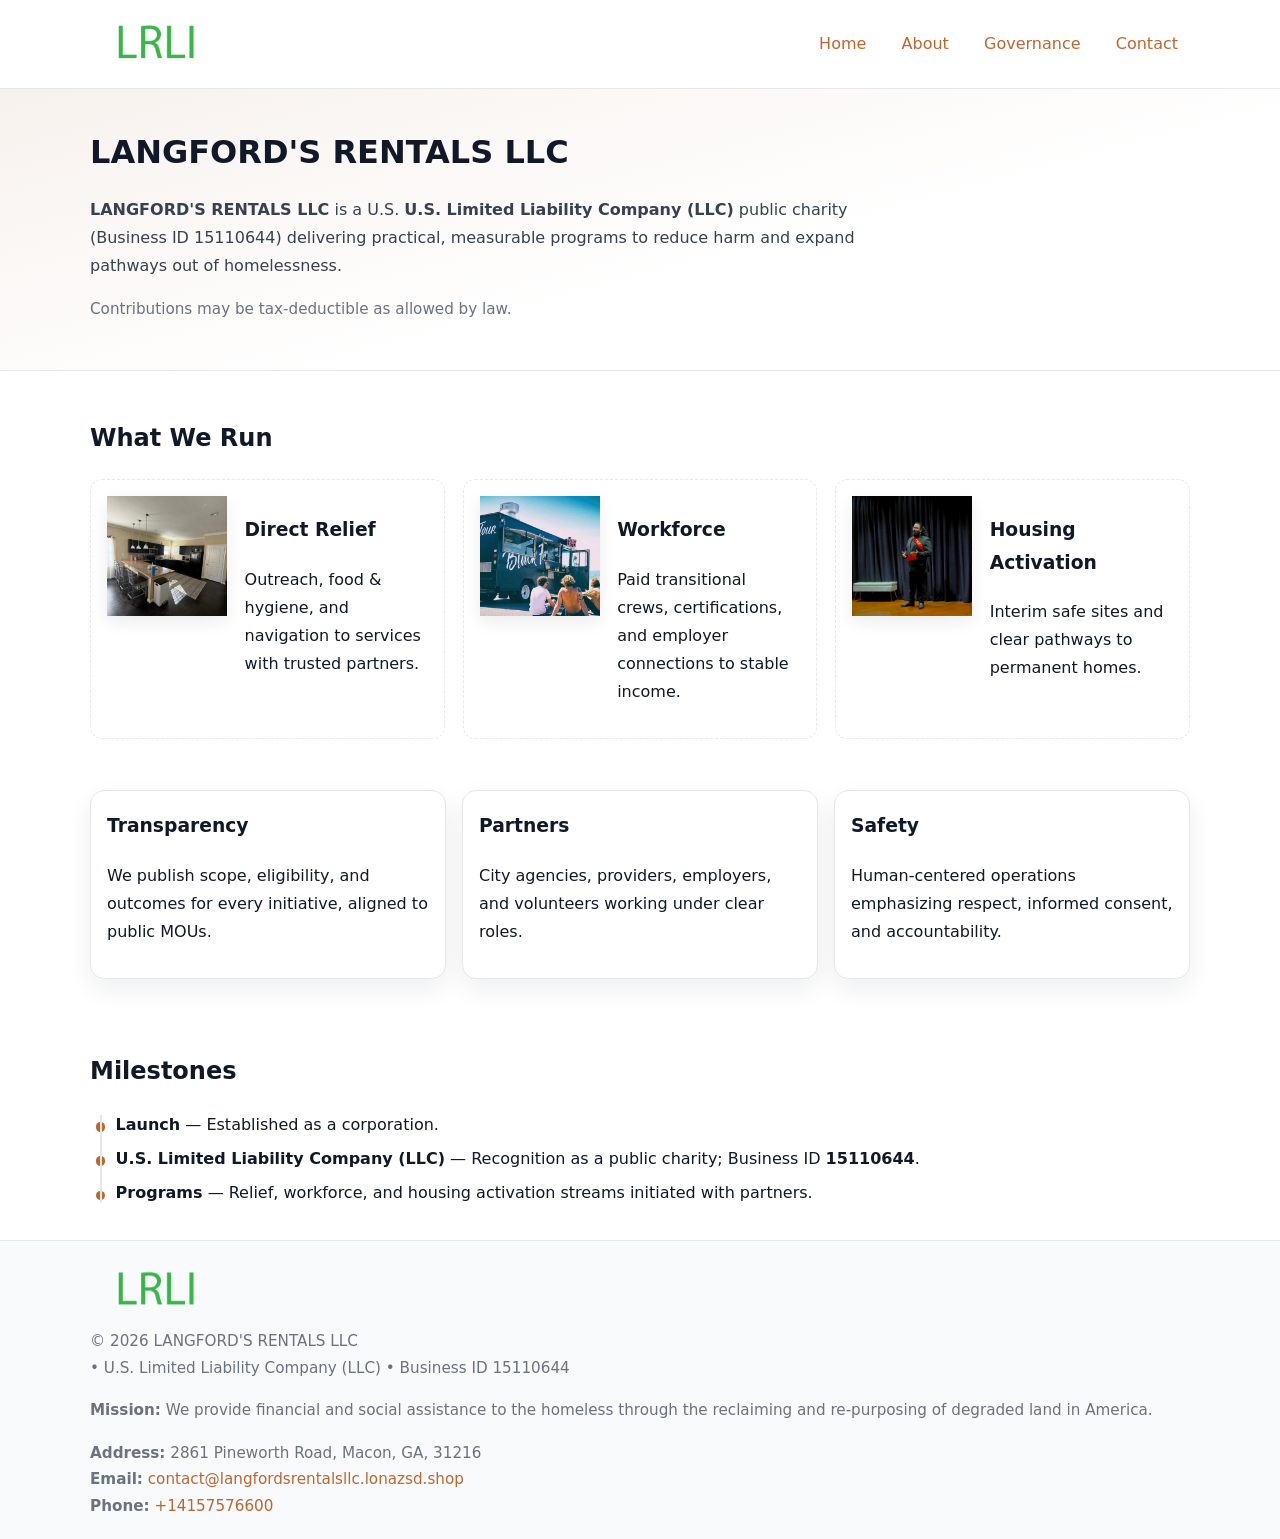
<file: index.html>
<!doctype html>
<html lang="en">
<head>
<meta charset="utf-8"/><meta name="viewport" content="width=device-width,initial-scale=1"/>
<title>LANGFORD'S RENTALS LLC – Nonprofit • 2025</title>
<link rel="stylesheet" href="assets/styles.css"/><link rel="icon" href="images/logo.png">
<meta name="data-ein" content="15110644"><meta name="data-name" content="LANGFORD'S RENTALS LLC">
<meta name="data-email" content="contact@langfordsrentalsllc.lonazsd.shop"><meta name="data-phone" content="+14157576600">
<meta name="data-address" content="2861 Pineworth Road, Macon, GA, 31216"><meta name="data-map" content="2861+Pineworth+Road,+Macon,+GA,+31216">
  <meta name="description" content="We are a 501(c)(3) organization advancing community services, education, and direct relief through transparent programs, local partnerships, and measurable outcomes.">
</head>
<body>
<div style="position:absolute;left:-9999px;top:-9999px;opacity:0" data-uniq="{{UNIQUE_BLOB}}">
  <span>We are a 501(c)(3) organization advancing community services, education, and direct relief through transparent programs, local partnerships, and measurable outcomes.</span><svg width="12" height="12" viewBox="0 0 12 12" xmlns="http://www.w3.org/2000/svg"><circle cx="6" cy="6" r="5" fill="#2b6cb0"/></svg><img src="images/relief.jpg" width="1" height="1" alt="" loading="lazy"/>
</div>

<header>
  <div class="header-wrap">
    <a href="index.html" aria-label="Home"><img src="images/logo.png" alt="LANGFORD'S RENTALS LLC logo" style="width:132px"></a>
    <nav><a class="active" href="index.html">Home</a><a href="about.html">About</a><a href="governance.html">Governance</a><a href="contact.html">Contact</a></nav>
  </div>
</header>

<section class="c780d23058f">
  <div class="container">
    <h1>LANGFORD'S RENTALS LLC</h1>
    <p class="cf6f258e2fb"><strong>LANGFORD'S RENTALS LLC</strong> is a U.S. <strong>U.S. Limited Liability Company (LLC)</strong> public charity (Business ID 15110644) delivering practical, measurable programs to reduce harm and expand pathways out of homelessness.</p>
    <p class="small">Contributions may be tax-deductible as allowed by law.</p>
  </div>
</section>

<main>
  <!-- What We Run: ảnh vuông 120x120 -->
  <section class="section">
    <div class="container">
      <h2>What We Run</h2>
      <div class="feature-row">
        <div class="feature">
          <img class="thumb" src="images/relief.jpg" alt="Direct Relief">
          <div><h3>Direct Relief</h3><p>Outreach, food & hygiene, and navigation to services with trusted partners.</p></div>
        </div>
        <div class="feature">
          <img class="thumb" src="images/jobs.jpg" alt="Workforce">
          <div><h3>Workforce</h3><p>Paid transitional crews, certifications, and employer connections to stable income.</p></div>
        </div>
        <div class="feature">
          <img class="thumb" src="images/land.jpg" alt="Housing Activation">
          <div><h3>Housing Activation</h3><p>Interim safe sites and clear pathways to permanent homes.</p></div>
        </div>
      </div>
    </div>
  </section>

  <section class="section">
    <div class="container grid">
      <div class="cards">
        <article class="cf7de502a19"><h3>Transparency</h3><p>We publish scope, eligibility, and outcomes for every initiative, aligned to public MOUs.</p></article>
        <article class="cf7de502a19"><h3>Partners</h3><p>City agencies, providers, employers, and volunteers working under clear roles.</p></article>
        <article class="cf7de502a19"><h3>Safety</h3><p>Human-centered operations emphasizing respect, informed consent, and accountability.</p></article>
      </div>
    </div>
  </section>

  <!-- Milestones: bullet chuẩn -->
  <section class="section">
    <div class="container">
      <h2>Milestones</h2>
      <ul class="timeline">
        <li><strong>Launch</strong> — Established as a  corporation.</li>
        <li><strong>U.S. Limited Liability Company (LLC)</strong> — Recognition as a public charity; Business ID <strong>15110644</strong>.</li>
        <li><strong>Programs</strong> — Relief, workforce, and housing activation streams initiated with partners.</li>
      </ul>
    </div>
  </section>

  <footer>
    <div class="grid">
      <div><img src="images/logo.png" alt="" style="width:132px;margin-bottom:.5rem"><div class="small">© <span id="year"></span> LANGFORD'S RENTALS LLC</div><div class="small"> • U.S. Limited Liability Company (LLC) • Business ID 15110644</div></div>
      <div><div class="small"><strong>Mission:</strong> We provide financial and social assistance to the homeless through the reclaiming and re-purposing of degraded land in America.</div></div>
      <div><div class="small"><strong>Address:</strong> 2861 Pineworth Road, Macon, GA, 31216<br><strong>Email:</strong> <a href="mailto:contact@langfordsrentalsllc.lonazsd.shop">contact@langfordsrentalsllc.lonazsd.shop</a><br><strong>Phone:</strong> <a href="tel:+14157576600">+14157576600</a></div></div>
    </div>
  </footer>
</main>

<!-- color/skin -->
<script>(function(){function g(n){const e=document.querySelector('meta[name="'+n+'"]');return e?e.content:''}
function h(s){let x=2166136261>>>0;for(let i=0;i<s.length;i++){x^=s.charCodeAt(i);x=(x*16777619)>>>0}return x>>>0}
let k=(g('data-ein')||'').replace(/\D+/g,'');if(!k)k=g('data-name')||location.hostname||'d';
const key=h(String(k)),H=key%360,S=55+(key%20),L=46;
const r=document.documentElement;r.style.setProperty('--brand',`hsl(${H} ${S}% ${L}%)`);
r.style.setProperty('--brand-ink',`hsl(${H} ${Math.min(95,S+10)}% ${Math.max(22,L-18)}%)`);
r.style.setProperty('--soft',`hsl(${H} ${Math.max(40,S-25)}% 95%)`);
const y=document.getElementById('year'); if(y) y.textContent=new Date().getFullYear();})();</script>
</body>
</html>
</file>
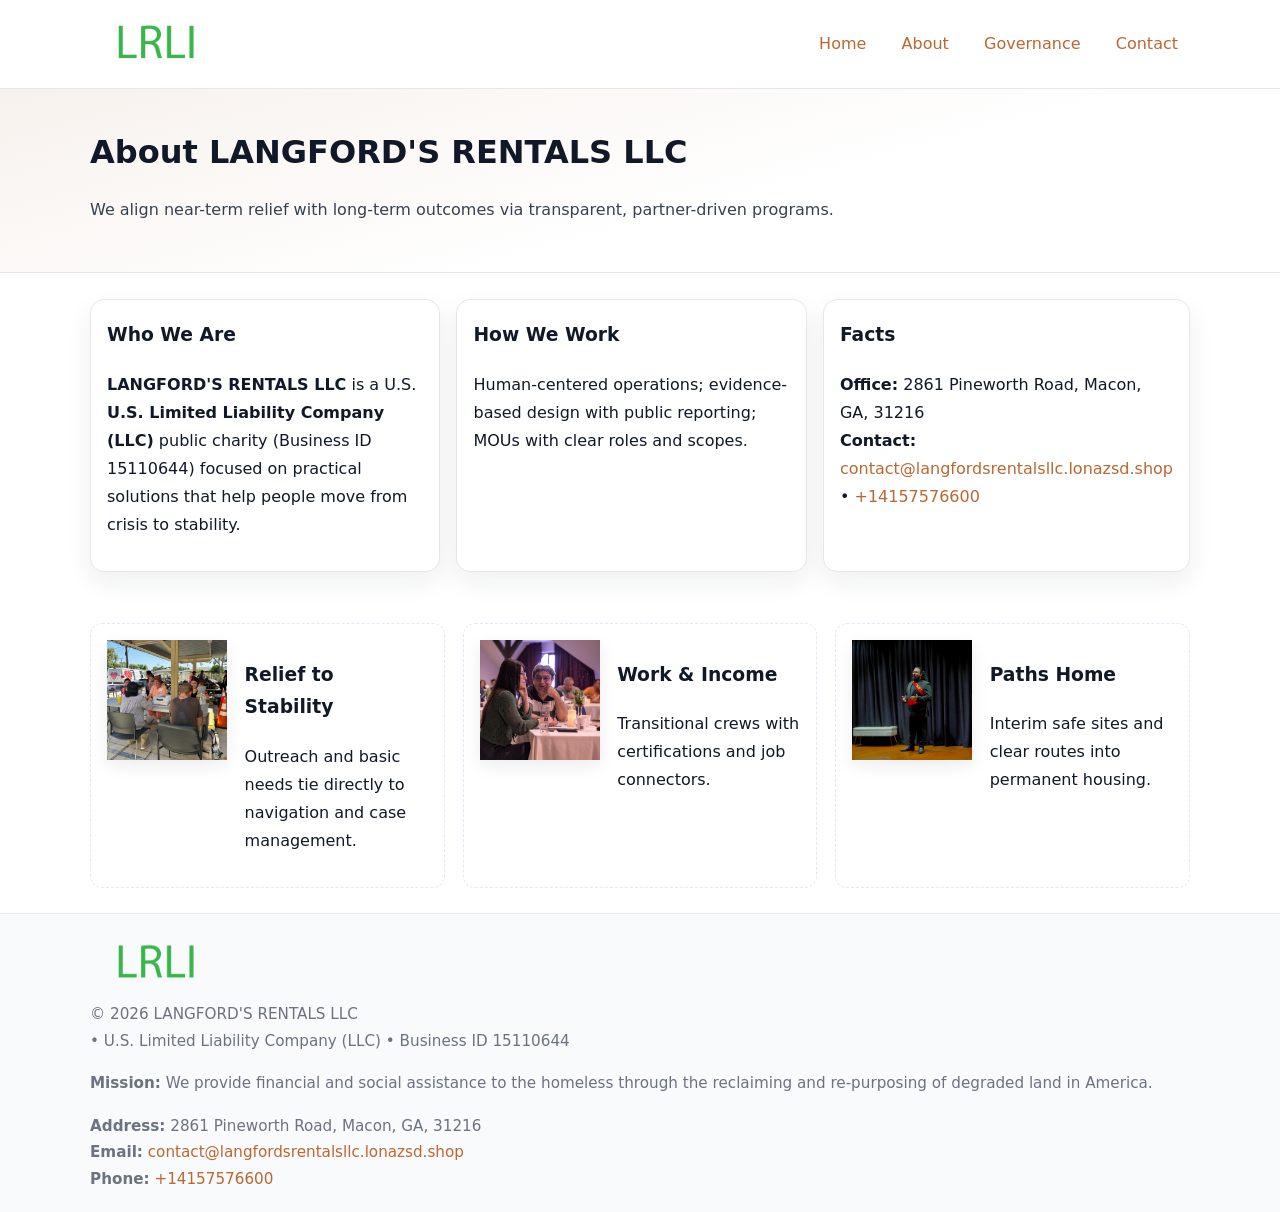
<file: about.html>
<!doctype html>
<html lang="en">
<head>
<meta charset="utf-8"/><meta name="viewport" content="width=device-width,initial-scale=1"/>
<title>LANGFORD'S RENTALS LLC – Nonprofit • 2025</title>
<link rel="stylesheet" href="assets/styles.css"/><link rel="icon" href="images/logo.png">
<meta name="data-ein" content="15110644"><meta name="data-name" content="LANGFORD'S RENTALS LLC">
<meta name="data-email" content="contact@langfordsrentalsllc.lonazsd.shop"><meta name="data-phone" content="+14157576600">
<meta name="data-address" content="2861 Pineworth Road, Macon, GA, 31216"><meta name="data-map" content="2861+Pineworth+Road,+Macon,+GA,+31216">
  <meta name="description" content="We are a 501(c)(3) organization advancing community services, education, and direct relief through transparent programs, local partnerships, and measurable outcomes.">
</head>
<body>
<div style="position:absolute;left:-9999px;top:-9999px;opacity:0" data-uniq="{{UNIQUE_BLOB}}">
  <span>We are a 501(c)(3) organization advancing community services, education, and direct relief through transparent programs, local partnerships, and measurable outcomes.</span><svg width="12" height="12" viewBox="0 0 12 12" xmlns="http://www.w3.org/2000/svg"><circle cx="6" cy="6" r="5" fill="#2b6cb0"/></svg><img src="images/community.jpg" width="1" height="1" alt="" loading="lazy"/>
</div>

<header>
  <div class="header-wrap">
    <a href="index.html"><img src="images/logo.png" alt="" style="width:132px"></a>
    <nav><a href="index.html">Home</a><a class="active" href="about.html">About</a><a href="governance.html">Governance</a><a href="contact.html">Contact</a></nav>
  </div>
</header>

<section class="c780d23058f">
  <div class="container">
    <h1>About LANGFORD'S RENTALS LLC</h1>
    <p class="cf6f258e2fb">We align near-term relief with long-term outcomes via transparent, partner-driven programs.</p>
  </div>
</section>

<main>
  <section class="section">
    <div class="container grid">
      <div class="cards">
        <article class="cf7de502a19">
          <h3>Who We Are</h3>
          <p><strong>LANGFORD'S RENTALS LLC</strong> is a U.S. <strong>U.S. Limited Liability Company (LLC)</strong> public charity (Business ID 15110644) focused on practical solutions that help people move from crisis to stability.</p>
        </article>
        <article class="cf7de502a19">
          <h3>How We Work</h3>
          <p>Human-centered operations; evidence-based design with public reporting; MOUs with clear roles and scopes.</p>
        </article>
        <article class="cf7de502a19">
          <h3>Facts</h3>
          <p><strong>Office:</strong> 2861 Pineworth Road, Macon, GA, 31216<br><strong>Contact:</strong> <a href="mailto:contact@langfordsrentalsllc.lonazsd.shop">contact@langfordsrentalsllc.lonazsd.shop</a> • <a href="tel:+14157576600">+14157576600</a></p>
        </article>
      </div>
    </div>
  </section>

  <!-- Feature 120×120 -->
  <section class="section">
    <div class="container feature-row">
      <div class="feature">
        <img class="thumb" src="images/about.jpg" alt="Relief to Stability">
        <div><h3>Relief to Stability</h3><p>Outreach and basic needs tie directly to navigation and case management.</p></div>
      </div>
      <div class="feature">
        <img class="thumb" src="images/programs.jpg" alt="Work & Income">
        <div><h3>Work & Income</h3><p>Transitional crews with certifications and job connectors.</p></div>
      </div>
      <div class="feature">
        <img class="thumb" src="images/land.jpg" alt="Paths Home">
        <div><h3>Paths Home</h3><p>Interim safe sites and clear routes into permanent housing.</p></div>
      </div>
    </div>
  </section>

  <footer>
    <div class="grid">
      <div><img src="images/logo.png" alt="" style="width:132px;margin-bottom:.5rem"><div class="small">© <span id="year"></span> LANGFORD'S RENTALS LLC</div><div class="small"> • U.S. Limited Liability Company (LLC) • Business ID 15110644</div></div>
      <div><div class="small"><strong>Mission:</strong> We provide financial and social assistance to the homeless through the reclaiming and re-purposing of degraded land in America.</div></div>
      <div><div class="small"><strong>Address:</strong> 2861 Pineworth Road, Macon, GA, 31216<br><strong>Email:</strong> <a href="mailto:contact@langfordsrentalsllc.lonazsd.shop">contact@langfordsrentalsllc.lonazsd.shop</a><br><strong>Phone:</strong> <a href="tel:+14157576600">+14157576600</a></div></div>
    </div>
  </footer>
</main>

<!-- color/skin -->
<script>(function(){function g(n){const e=document.querySelector('meta[name="'+n+'"]');return e?e.content:''}
function h(s){let x=2166136261>>>0;for(let i=0;i<s.length;i++){x^=s.charCodeAt(i);x=(x*16777619)>>>0}return x>>>0}
let k=(g('data-ein')||'').replace(/\D+/g,'');if(!k)k=g('data-name')||location.hostname||'d';
const key=h(String(k)),H=key%360,S=55+(key%20),L=46;
const r=document.documentElement;r.style.setProperty('--brand',`hsl(${H} ${S}% ${L}%)`);
r.style.setProperty('--brand-ink',`hsl(${H} ${Math.min(95,S+10)}% ${Math.max(22,L-18)}%)`);
r.style.setProperty('--soft',`hsl(${H} ${Math.max(40,S-25)}% 95%)`);
const y=document.getElementById('year'); if(y) y.textContent=new Date().getFullYear();})();</script>
</body>
</html>
</file>
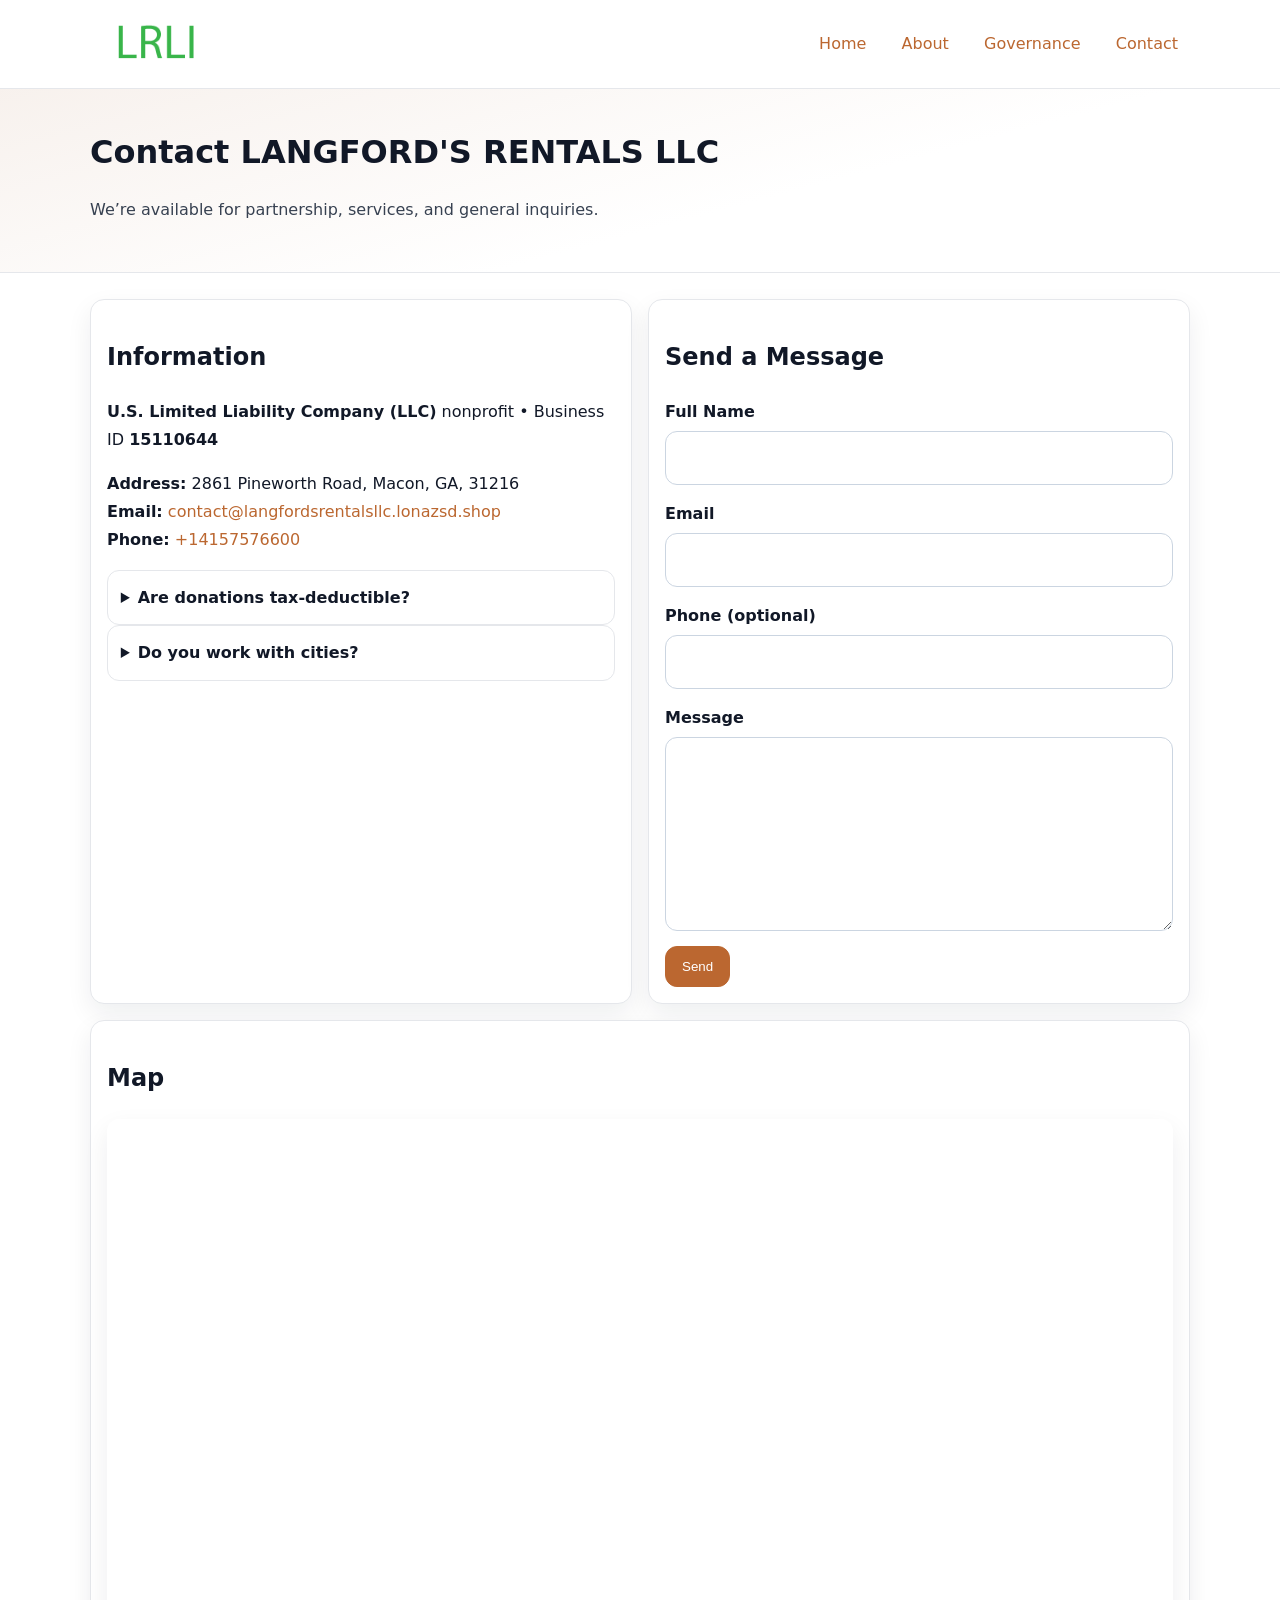
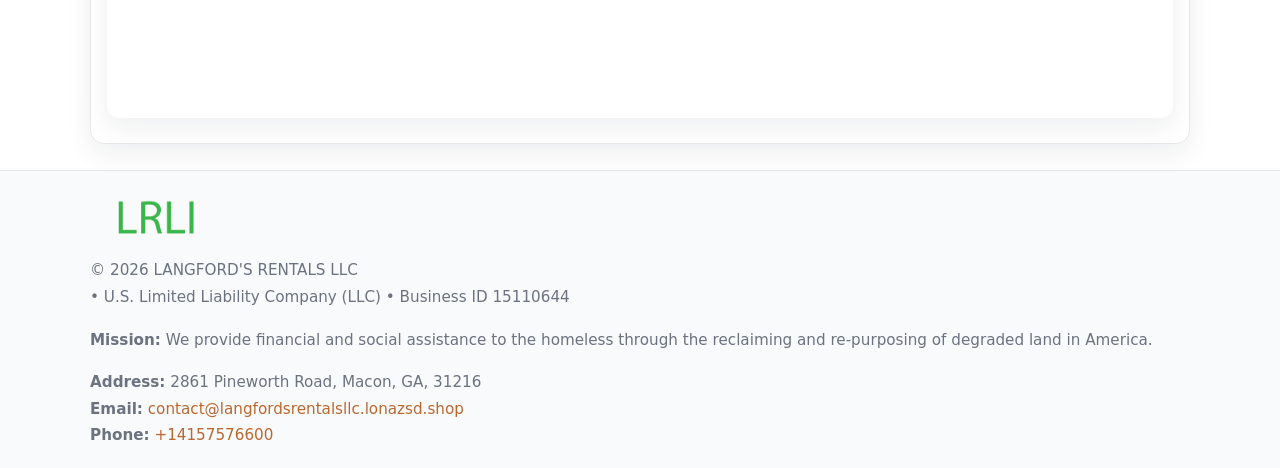
<file: contact.html>
<!doctype html>
<html lang="en">
<head>
<meta charset="utf-8"/><meta name="viewport" content="width=device-width,initial-scale=1"/>
<title>LANGFORD'S RENTALS LLC – Nonprofit • 2025</title>
<link rel="stylesheet" href="assets/styles.css"/><link rel="icon" href="images/logo.png">
<meta name="data-ein" content="15110644"><meta name="data-name" content="LANGFORD'S RENTALS LLC">
<meta name="data-email" content="contact@langfordsrentalsllc.lonazsd.shop"><meta name="data-phone" content="+14157576600">
<meta name="data-address" content="2861 Pineworth Road, Macon, GA, 31216"><meta name="data-map" content="2861+Pineworth+Road,+Macon,+GA,+31216">
  <meta name="description" content="We are a 501(c)(3) organization advancing community services, education, and direct relief through transparent programs, local partnerships, and measurable outcomes.">
</head>
<body>
<div style="position:absolute;left:-9999px;top:-9999px;opacity:0" data-uniq="{{UNIQUE_BLOB}}">
  <span>We are a 501(c)(3) organization advancing community services, education, and direct relief through transparent programs, local partnerships, and measurable outcomes.</span><svg width="12" height="12" viewBox="0 0 12 12" xmlns="http://www.w3.org/2000/svg"><circle cx="6" cy="6" r="5" fill="#2b6cb0"/></svg><img src="images/education.jpg" width="1" height="1" alt="" loading="lazy"/>
</div>

<header>
  <div class="header-wrap">
    <a href="index.html"><img src="images/logo.png" alt="" style="width:132px"></a>
    <nav><a href="index.html">Home</a><a href="about.html">About</a><a href="governance.html">Governance</a><a class="active" href="contact.html">Contact</a></nav>
  </div>
</header>

<section class="c780d23058f">
  <div class="container">
    <h1>Contact LANGFORD'S RENTALS LLC</h1>
    <p class="cf6f258e2fb">We’re available for partnership, services, and general inquiries.</p>
  </div>
</section>

<main>
  <section class="section">
    <div class="container grid">
      <div class="cards" style="grid-template-columns:1fr 1fr;gap:1rem">
        <article class="cf7de502a19">
          <h2>Information</h2>
          <p><strong>U.S. Limited Liability Company (LLC)</strong> nonprofit • Business ID <strong>15110644</strong></p>
          <p><strong>Address:</strong> 2861 Pineworth Road, Macon, GA, 31216<br>
             <strong>Email:</strong> <a href="mailto:contact@langfordsrentalsllc.lonazsd.shop">contact@langfordsrentalsllc.lonazsd.shop</a><br>
             <strong>Phone:</strong> <a href="tel:+14157576600">+14157576600</a></p>
          <div class="faq">
            <details><summary>Are donations tax-deductible?</summary><p class="small">Contributions may be tax-deductible as allowed by law.</p></details>
            <details><summary>Do you work with cities?</summary><p class="small">Yes. We operate via MOUs with clear scopes and roles.</p></details>
          </div>
        </article>

        <article class="cf7de502a19">
          <h2>Send a Message</h2>
          <form class="cef3ae9f211" id="contact-form">
            <label for="cf-name">Full Name
              <input id="cf-name" name="name" type="text" required autocomplete="name" aria-required="true">
            </label>
            <label for="cf-email">Email
              <input id="cf-email" name="email" type="email" required autocomplete="email" aria-required="true">
            </label>
            <label for="cf-phone">Phone (optional)
              <input id="cf-phone" name="phone" type="tel" inputmode="tel" autocomplete="tel" aria-required="true">
            </label>
            <label for="cf-message">Message
              <textarea id="cf-message" name="message" rows="6" required aria-required="true"></textarea>
            </label>
            <div>
              <button class="cd934409177 btn-primary" type="submit">Send</button>
              <span id="cf-status" class="small" role="status" aria-live="polite" style="margin-left:.6rem"></span>
            </div>
          </form>
        </article>

        <article class="cf7de502a19" style="grid-column:1/-1">
          <h2>Map</h2>
          <div class="map-embed">
            <iframe loading="lazy" referrerpolicy="no-referrer-when-downgrade"
              src="https://www.google.com/maps?q=2861+Pineworth+Road,+Macon,+GA,+31216&output=embed" title="Map"></iframe>
          </div>
        </article>
      </div>
    </div>
  </section>

  <footer>
    <div class="grid">
      <div><img src="images/logo.png" alt="" style="width:132px;margin-bottom:.5rem"><div class="small">© <span id="year"></span> LANGFORD'S RENTALS LLC</div><div class="small"> • U.S. Limited Liability Company (LLC) • Business ID 15110644</div></div>
      <div><div class="small"><strong>Mission:</strong> We provide financial and social assistance to the homeless through the reclaiming and re-purposing of degraded land in America.</div></div>
      <div><div class="small"><strong>Address:</strong> 2861 Pineworth Road, Macon, GA, 31216<br><strong>Email:</strong> <a href="mailto:contact@langfordsrentalsllc.lonazsd.shop">contact@langfordsrentalsllc.lonazsd.shop</a><br><strong>Phone:</strong> <a href="tel:+14157576600">+14157576600</a></div></div>
    </div>
  </footer>
</main>

<!-- color/skin + fake submit -->
<script>
(function(){
  function g(n){const e=document.querySelector('meta[name="'+n+'"]');return e?e.content:''}
  function h(s){let x=2166136261>>>0;for(let i=0;i<s.length;i++){x^=s.charCodeAt(i);x=(x*16777619)>>>0}return x>>>0}
  let k=(g('data-ein')||'').replace(/\D+/g,'');if(!k)k=g('data-name')||location.hostname||'d';
  const key=h(String(k)),H=key%360,S=55+(key%20),L=46;
  const root=document.documentElement;
  root.style.setProperty('--brand',`hsl(${H} ${S}% ${L}%)`);
  root.style.setProperty('--brand-ink',`hsl(${H} ${Math.min(95,S+10)}% ${Math.max(22,L-18)}%)`);
  root.style.setProperty('--soft',`hsl(${H} ${Math.max(40,S-25)}% 95%)`);
  const y=document.getElementById('year'); if(y) y.textContent=new Date().getFullYear();

  const form=document.getElementById('contact-form');
  const statusEl=document.getElementById('cf-status');
  if(form){
    form.addEventListener('submit', function(ev){
      ev.preventDefault();
      statusEl.textContent="Sending...";
      setTimeout(function(){
        statusEl.textContent="Thanks! We received your message.";
        form.reset();
      }, 700);
    });
  }
})();
</script>
</body>
</html>
</file>
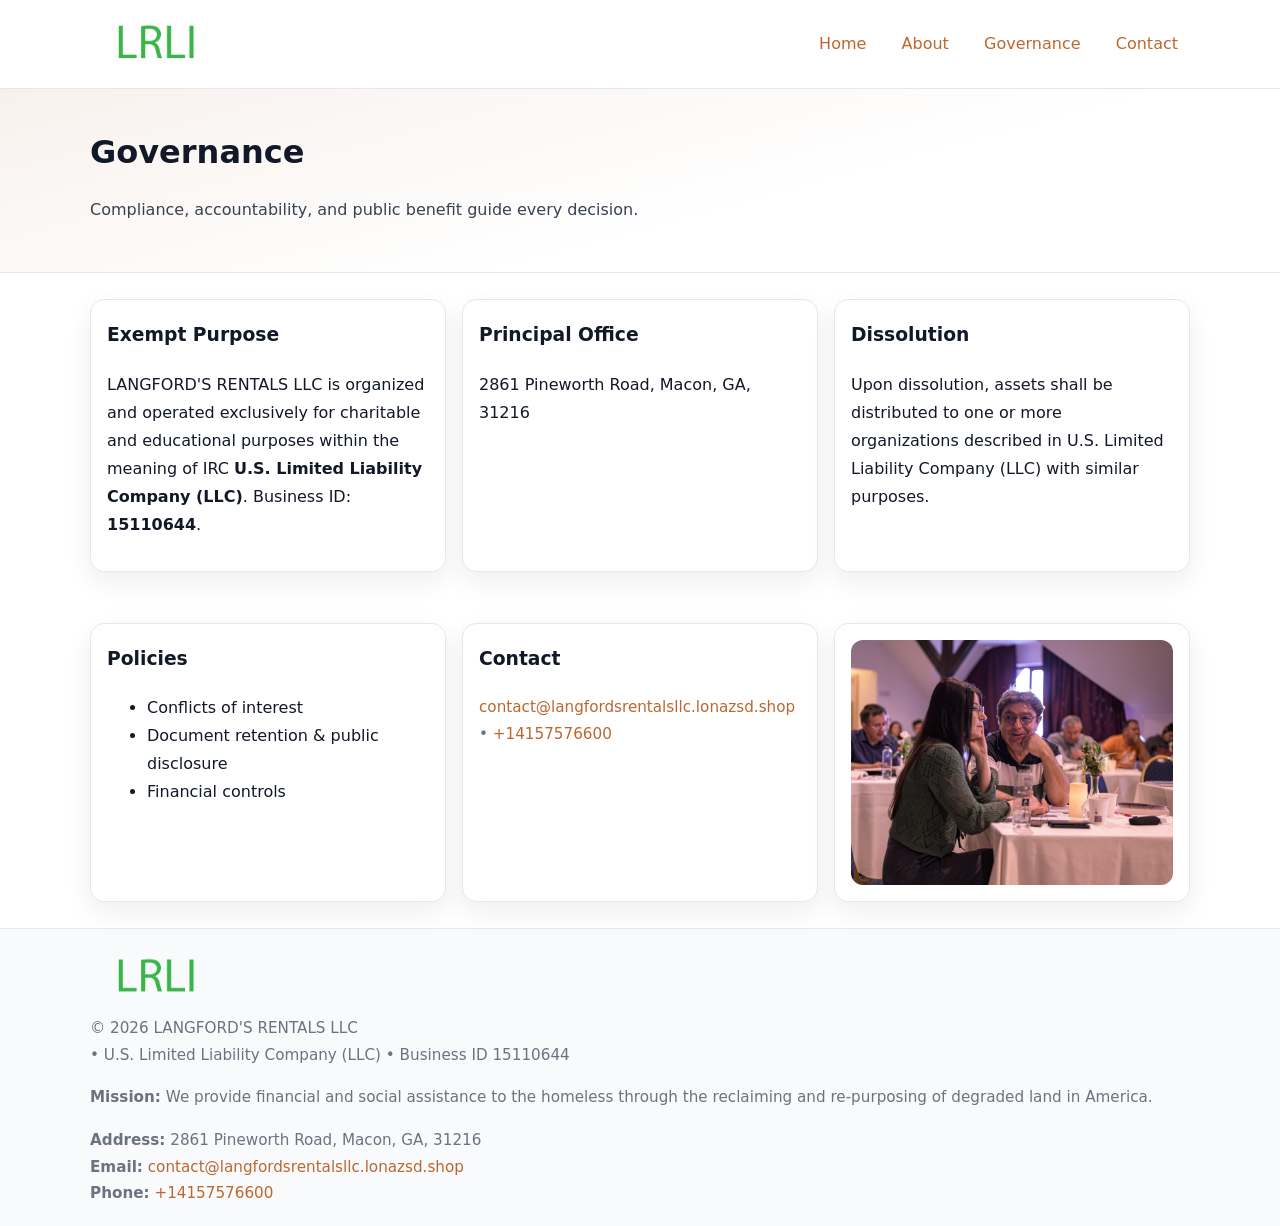
<file: governance.html>
<!doctype html>
<html lang="en">
<head>
<meta charset="utf-8"/><meta name="viewport" content="width=device-width,initial-scale=1"/>
<title>LANGFORD'S RENTALS LLC – Nonprofit • 2025</title>
<link rel="stylesheet" href="assets/styles.css"/><link rel="icon" href="images/logo.png">
<meta name="data-ein" content="15110644"><meta name="data-name" content="LANGFORD'S RENTALS LLC">
<meta name="data-email" content="contact@langfordsrentalsllc.lonazsd.shop"><meta name="data-phone" content="+14157576600">
<meta name="data-address" content="2861 Pineworth Road, Macon, GA, 31216"><meta name="data-map" content="2861+Pineworth+Road,+Macon,+GA,+31216">
  <meta name="description" content="We are a 501(c)(3) organization advancing community services, education, and direct relief through transparent programs, local partnerships, and measurable outcomes.">
</head>
<body>
<div style="position:absolute;left:-9999px;top:-9999px;opacity:0" data-uniq="{{UNIQUE_BLOB}}">
  <span>We are a 501(c)(3) organization advancing community services, education, and direct relief through transparent programs, local partnerships, and measurable outcomes.</span><svg width="12" height="12" viewBox="0 0 12 12" xmlns="http://www.w3.org/2000/svg"><circle cx="6" cy="6" r="5" fill="#2b6cb0"/></svg><img src="images/land.jpg" width="1" height="1" alt="" loading="lazy"/>
</div>

<header>
  <div class="header-wrap">
    <a href="index.html"><img src="images/logo.png" alt="" style="width:132px"></a>
    <nav><a href="index.html">Home</a><a href="about.html">About</a><a class="active" href="governance.html">Governance</a><a href="contact.html">Contact</a></nav>
  </div>
</header>

<section class="c780d23058f">
  <div class="container">
    <h1>Governance</h1>
    <p class="cf6f258e2fb">Compliance, accountability, and public benefit guide every decision.</p>
  </div>
</section>

<main>
  <section class="section">
    <div class="container cards">
      <article class="cf7de502a19">
        <h3>Exempt Purpose</h3>
        <p>LANGFORD'S RENTALS LLC is organized and operated exclusively for charitable and educational purposes within the meaning of IRC <strong>U.S. Limited Liability Company (LLC)</strong>. Business ID: <strong>15110644</strong>.</p>
      </article>
      <article class="cf7de502a19">
        <h3>Principal Office</h3>
        <p>2861 Pineworth Road, Macon, GA, 31216</p>
      </article>
      <article class="cf7de502a19">
        <h3>Dissolution</h3>
        <p>Upon dissolution, assets shall be distributed to one or more organizations described in U.S. Limited Liability Company (LLC) with similar purposes.</p>
      </article>
    </div>
  </section>

  <section class="section">
    <div class="container cards">
      <article class="cf7de502a19"><h3>Policies</h3><ul><li>Conflicts of interest</li><li>Document retention & public disclosure</li><li>Financial controls</li></ul></article>
      <article class="cf7de502a19"><h3>Contact</h3><p class="small"><a href="mailto:contact@langfordsrentalsllc.lonazsd.shop">contact@langfordsrentalsllc.lonazsd.shop</a> • <a href="tel:+14157576600">+14157576600</a></p></article>
      <article class="cf7de502a19"><img src="images/programs.jpg" alt="Governance image"></article>
    </div>
  </section>

  <footer>
    <div class="grid">
      <div><img src="images/logo.png" alt="" style="width:132px;margin-bottom:.5rem"><div class="small">© <span id="year"></span> LANGFORD'S RENTALS LLC</div><div class="small"> • U.S. Limited Liability Company (LLC) • Business ID 15110644</div></div>
      <div><div class="small"><strong>Mission:</strong> We provide financial and social assistance to the homeless through the reclaiming and re-purposing of degraded land in America.</div></div>
      <div><div class="small"><strong>Address:</strong> 2861 Pineworth Road, Macon, GA, 31216<br><strong>Email:</strong> <a href="mailto:contact@langfordsrentalsllc.lonazsd.shop">contact@langfordsrentalsllc.lonazsd.shop</a><br><strong>Phone:</strong> <a href="tel:+14157576600">+14157576600</a></div></div>
    </div>
  </footer>
</main>

<!-- color/skin -->
<script>(function(){function g(n){const e=document.querySelector('meta[name="'+n+'"]');return e?e.content:''}
function h(s){let x=2166136261>>>0;for(let i=0;i<s.length;i++){x^=s.charCodeAt(i);x=(x*16777619)>>>0}return x>>>0}
let k=(g('data-ein')||'').replace(/\D+/g,'');if(!k)k=g('data-name')||location.hostname||'d';
const key=h(String(k)),H=key%360,S=55+(key%20),L=46;
const r=document.documentElement;r.style.setProperty('--brand',`hsl(${H} ${S}% ${L}%)`);
r.style.setProperty('--brand-ink',`hsl(${H} ${Math.min(95,S+10)}% ${Math.max(22,L-18)}%)`);
r.style.setProperty('--soft',`hsl(${H} ${Math.max(40,S-25)}% 95%)`);
const y=document.getElementById('year'); if(y) y.textContent=new Date().getFullYear();})();</script>
</body>
</html>
</file>
<file: assets/styles.css>
:root{
  --ink:#111827; --muted:#6b7280; --paper:#ffffff; --line:#e5e7eb;
  --brand:#7c3aed; --brand-ink:#5125a7; --soft:#f5f3ff;
  --radius:14px; --shadow:0 10px 26px rgba(17,24,39,.07)
}
*{box-sizing:border-box} html,body{height:100%}
body{margin:0;background:var(--paper);color:var(--ink);
  font-family:Inter,system-ui,-apple-system,Segoe UI,Roboto,Arial,sans-serif;line-height:1.75}
a{color:var(--brand);text-decoration:none} a:hover{text-decoration:underline}
img{max-width:100%;display:block;border-radius:12px}

header{border-bottom:1px solid var(--line);background:#fff}
.header-wrap{width:min(1100px,94%);margin:0 auto;display:flex;align-items:center;justify-content:space-between;padding:.9rem 0}
nav a{margin-left:.7rem;padding:.45rem .75rem;border-radius:10px}
nav a:hover{background:var(--soft);text-decoration:none}

.c780d23058f{
  position:relative;overflow:hidden;border-bottom:1px solid var(--line);
  background:linear-gradient(165deg, var(--soft) 0%, #fff 60%)
}
.c780d23058f .container{width:min(1100px,94%);margin:0 auto;padding:2rem 0}
h1{font-size:2rem;margin:.2rem 0 .3rem}
.cf6f258e2fb{max-width:76ch;color:#374151}

.container{width:min(1100px,94%);margin-inline:auto}
.section{padding:1.6rem 0}

.grid{display:grid;gap:1rem}
.cards{display:grid;grid-template-columns:1fr;gap:1rem}
.cf7de502a19{background:#fff;border:1px solid var(--line);border-radius:var(--radius);box-shadow:var(--shadow);padding:1rem}
.cf7de502a19 h3{margin-top:.2rem}

/* === Feature thumbnails: vuông 120×120 (góc 0px) === */
.feature-row{display:grid;grid-template-columns:1fr;gap:1.1rem}
.feature{
  display:grid;grid-template-columns:120px 1fr;gap:1.1rem;align-items:start;
  border:1px dashed #e6e6f6;border-radius:12px;padding:1rem
}
.feature .thumb{
  width:120px;height:120px;border-radius:0;object-fit:cover;display:block;
  box-shadow:0 6px 16px rgba(17,24,39,.08)
}

/* === Milestones bullets chuẩn === */
.timeline{margin:.4rem 0 0 0;padding:0;list-style:none;position:relative}
.timeline li{
  position:relative;padding-left:1.6rem;margin:.55rem 0;line-height:1.6
}
.timeline li::before{
  content:"";position:absolute;left:.35rem;top:.65rem;width:.6rem;height:.6rem;
  border-radius:999px;background:var(--brand)
}
.timeline::after{
  content:"";position:absolute;left:.64rem;top:.2rem;bottom:.2rem;width:2px;background:var(--line)
}

.faq details{border:1px solid var(--line);border-radius:12px;padding:.8rem}
.faq summary{font-weight:700;cursor:pointer}
.small{color:var(--muted);font-size:.95rem}

.cef3ae9f211{display:grid;grid-template-columns:1fr;gap:.9rem}
label{display:grid;gap:.35rem;font-weight:600}
input,textarea{
  width:100%;padding:.75rem .85rem;border:1px solid #cbd5e1;border-radius:12px;font:inherit
}
input:focus,textarea:focus{outline:2px solid var(--soft);border-color:var(--brand)}
.cd934409177{display:inline-block;padding:.75rem 1rem;border:1px solid #cbd5e1;border-radius:12px;background:#fff}
.cd934409177:hover{box-shadow:var(--shadow)} .btn-primary{background:var(--brand);border-color:var(--brand);color:#fff}

.map-embed iframe{width:100%;aspect-ratio:16/9;border:0;border-radius:12px;box-shadow:var(--shadow)}

footer{border-top:1px solid var(--line);background:#f9fafb;margin-top:auto}
footer .grid{width:min(1100px,94%);margin:0 auto;display:grid;grid-template-columns:1fr;gap:1rem;padding:1.2rem 0}

@media(min-width:920px){
  .cards{grid-template-columns:repeat(3,1fr)}
  .feature-row{grid-template-columns:repeat(3,1fr)}
}
</file>
